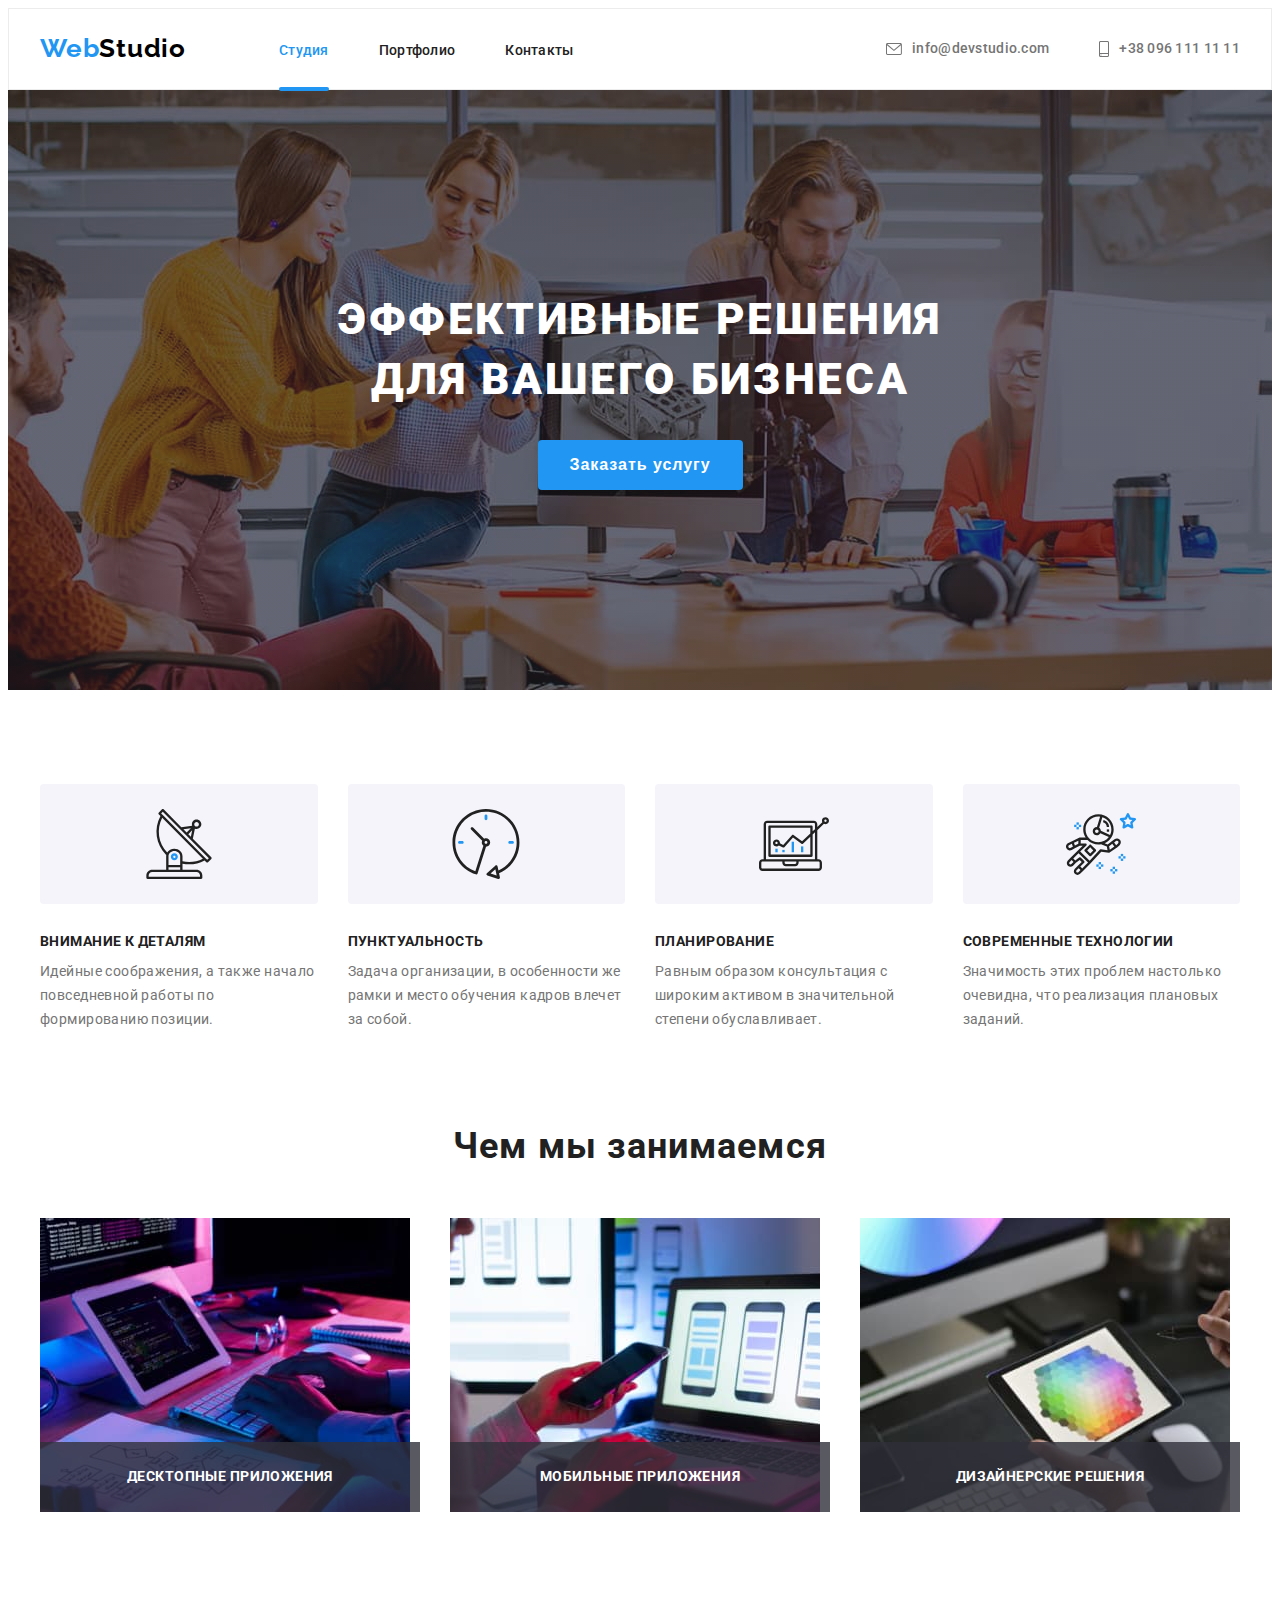
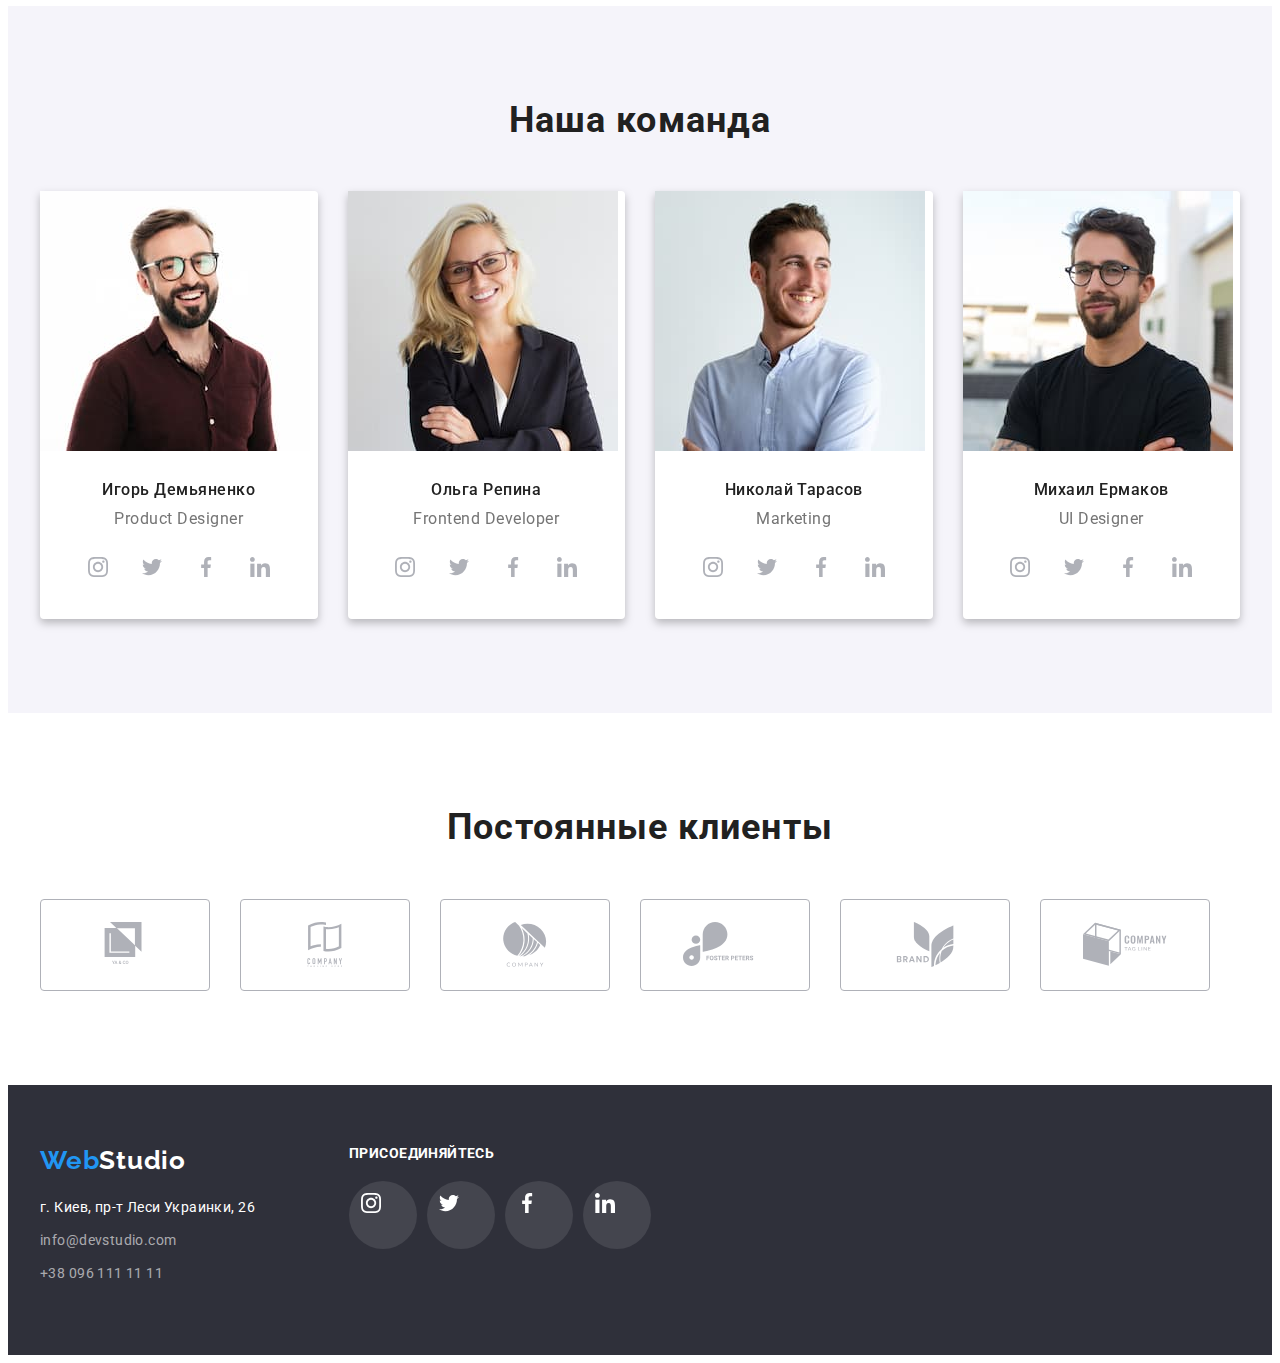
<file: index.html>
<!DOCTYPE html>
<html lang="ru">
<head>
    <meta charset="UTF-8">
    <meta http-equiv="X-UA-Compatible" content="IE=edge">
    <meta name="viewport" content="width=, initial-scale=1.0">
    <title>WebStudio</title>
    <link rel="preconnect" href="https://fonts.gstatic.com">
    <link href="https://fonts.googleapis.com/css2?family=Raleway:wght@700&family=Roboto:wght@400;500;700;900&display=swap"
        rel="stylesheet">
    <link rel="stylesheet" href="https://cdnjs.cloudflare.com/ajax/libs/modern-normalize/1.0.0/modern-normalize.min.css"
        integrity="sha512-ISS7cAi1PEhQ8jnbJpJZMd29NlhNj4AWYyLOSp2CE/CsHxTCu+r+t0D2yoJudVrd0/8fTVPUVDzY5Tvli75u/g=="
        crossorigin="anonymous" />
    <link rel="stylesheet" href="./css/styles.css">
</head>
<body>
    <header class="header">
        <div class="container header-top">
            <!--top line bg-->
            <nav class="header-nav">
                <!--WebStudio-->
            
                <a class="logo accent-logo" href="./index.html">Web<span class="second-accent-logo">Studio</span></a>

            
                <!--Menu Nav-->
                <ul class="menu-nav">
                    <li class="menu-nav-link">
                        <a class="link active" href="./index.html">Студия</a>
                    </li>
                    <li class="menu-nav-link">
                        <a class="link" href="./portfolio.html">Портфолио</a>
                    </li>
                    <li class="menu-nav-link">
                        <a class="link" href="https://www.google.com">Контакты</a>
                    </li>
                </ul>
            
            </nav>
            
            <!-- contacts section -->
            <ul class="contacts-list">
                <li class="contacts-item">
                    <a class="contacts-link" href="mailto:info@devstudio.com"><svg class="contacts-item-icon" width="16" height="12">
                        <use href="./symbol-defs.svg#icon-mail"></use></svg>info@devstudio.com</a>
                </li>
                <li class="contacts-item">
                    <a class="contacts-link" href="tel:+38096111111"><svg class="contacts-item-icon" width="10" height="16">
                        <use href="./symbol-defs.svg#icon-smartphone"></use>
                    </svg>+38 096 111 11 11</a>
                </li>
            </ul>

        </div>

    </header>
   <main>

    <!-- top section hero-->

        <section class="service">
            <div class="container hero">
                <h1 class="hero-titel">
                    Эффективные решения<br> для вашего бизнеса
                </h1>
                <button class="btn" data-modal-open>Заказать услугу</button>

            </div>
        </section>

    <!-- features -->

        <section class="section">
            <div class="container">
                <!-- <h2 class="section-features-title">
                                Особенности
                            </h2> -->

                <ul class="list-features">
                    <li class="list-features-item antenna">
                        <h3 class="features-title">
                            Внимание к деталям
                        </h3>
                        <p class="text">
                            Идейные соображения, а также начало повседневной работы по формированию позиции.
                        </p>
                    </li>
                    <li class="list-features-item clock">
                        <h3 class="features-title">
                            Пунктуальность
                        </h3>
                        <p class="text">
                            Задача организации, в особенности же рамки и место обучения кадров влечет за собой.
                        </p>
                    </li>
                    <li class="list-features-item diagram">
                        <h3 class="features-title">
                            Планирование
                        </h3>
                        <p class="text">
                            Равным образом консультация с широким активом в значительной степени обуславливает.
                        </p>
                    </li>
                    <li class="list-features-item astronaut">
                        <h3 class="features-title">
                            Современные технологии
                        </h3>
                        <p class="text">
                            Значимость этих проблем настолько очевидна, что реализация плановых заданий.
                        </p>
                    </li>
                </ul>
            </div>
        </section>

    <!-- occupation -->

        <section class="occupation-section">
            <div class="container">
                <h2 class="section-title">
                    Чем мы занимаемся
                </h2>
                <ul class="list-occupation">
                    <li class="list-occupation-item">
                        <img src="./images/box-1.jpg" alt="Десктопные приложения" width="370" height="294">
                        <p class="occupation-text">Десктопные приложения</p>
                    </li>
                    <li class="list-occupation-item">
                        <img src="./images/box-2.jpg" alt="Мобильные приложения" width="370" height="294">
                        <p class="occupation-text">Мобильные приложения</p>
                    </li>
                    <li class="list-occupation-item">
                        <img src="./images/box-3.jpg" alt="Дизайнерские решения" width="370" height="294">
                        <p class="occupation-text">Дизайнерские решения</p>
                    </li>
                </ul>

            </div>
        </section> 

     <!-- our team -->

        <section class="our-team section">
            <div class="container">
                <h2 class="section-title">
                    Наша команда
                </h2>
                <ul class="our-team-list">
                    <li class="our-team-item">
                        <img src="./images/img.jpg" alt="Игорь Демьяненко Product Designer" width="270" height="260">
                        <h3 class="our-team-title">
                            Игорь Демьяненко
                        </h3>
                        <p class="our-team-text">
                            Product Designer
                        </p>
                        <ul class="social-list">
                            <li class="social-item"> <a class="social-link" href="#"><svg class="social-link-icon">
                                        <use href="./symbol-defs.svg#icon-instagram"></use>
                                    </svg></a></li>
                            <li class="social-item"> <a class="social-link" href="#"><svg class="social-link-icon">
                                        <use href="./symbol-defs.svg#icon-twitter"></use>
                                    </svg></a></li>
                            <li class="social-item"> <a class="social-link" href="#"><svg class="social-link-icon">
                                        <use href="./symbol-defs.svg#icon-facebook"></use>
                                    </svg></a></li>
                            <li class="social-item"> <a class="social-link" href="#"><svg class="social-link-icon">
                                        <use href="./symbol-defs.svg#icon-linkedin"></use>
                                    </svg></a></li>
                        </ul>
                    </li>
                    <li class="our-team-item">
                        <img src="./images/img(1).jpg" alt="Ольга Репина Frontend Developer" width="270" height="260">
                        <h3 class="our-team-title">
                            Ольга Репина
                        </h3>
                        <p class="our-team-text">
                            Frontend Developer
                        </p>
                        <ul class="social-list">
                            <li class="social-item"> <a class="social-link" href="#"><svg class="social-link-icon">
                                        <use href="./symbol-defs.svg#icon-instagram"></use>
                                    </svg></a></li>
                            <li class="social-item"> <a class="social-link" href="#"><svg class="social-link-icon">
                                        <use href="./symbol-defs.svg#icon-twitter"></use>
                                    </svg></a></li>
                            <li class="social-item"> <a class="social-link" href="#"><svg class="social-link-icon">
                                        <use href="./symbol-defs.svg#icon-facebook"></use>
                                    </svg></a></li>
                            <li class="social-item"> <a class="social-link" href="#"><svg class="social-link-icon">
                                        <use href="./symbol-defs.svg#icon-linkedin"></use>
                                    </svg></a></li>
                        </ul>
                    </li>
                    <li class="our-team-item">
                        <img src="./images/img(2).jpg" alt="Николай Тарасов Marketing" width="270" height="260">
                        <h3 class="our-team-title">
                            Николай Тарасов
                        </h3>
                        <p class="our-team-text">
                            Marketing
                        </p>
                        <ul class="social-list">
                            <li class="social-item"> <a class="social-link" href="#"><svg class="social-link-icon">
                                        <use href="./symbol-defs.svg#icon-instagram"></use>
                                    </svg></a></li>
                            <li class="social-item"> <a class="social-link" href="#"><svg class="social-link-icon">
                                        <use href="./symbol-defs.svg#icon-twitter"></use>
                                    </svg></a></li>
                            <li class="social-item"> <a class="social-link" href="#"><svg class="social-link-icon">
                                        <use href="./symbol-defs.svg#icon-facebook"></use>
                                    </svg></a></li>
                            <li class="social-item"> <a class="social-link" href="#"><svg class="social-link-icon">
                                        <use href="./symbol-defs.svg#icon-linkedin"></use>
                                    </svg></a></li>
                        </ul>
                    </li>
                    <li class="our-team-item">
                        <img src="./images/img(3).jpg" alt="Михаил Ермаков UI Designer" width="270" height="260">
                        <h3 class="our-team-title">
                            Михаил Ермаков
                        </h3>
                        <p class="our-team-text">
                            UI Designer
                        </p>
                        <ul class="social-list">
                            <li class="social-item"> <a class="social-link" href="#"><svg class="social-link-icon">
                                        <use href="./symbol-defs.svg#icon-instagram"></use>
                                    </svg></a></li>
                            <li class="social-item"> <a class="social-link" href="#"><svg class="social-link-icon">
                                        <use href="./symbol-defs.svg#icon-twitter"></use>
                                    </svg></a></li>
                            <li class="social-item"> <a class="social-link" href="#"><svg class="social-link-icon">
                                        <use href="./symbol-defs.svg#icon-facebook"></use>
                                    </svg></a></li>
                            <li class="social-item"> <a class="social-link" href="#"><svg class="social-link-icon">
                                        <use href="./symbol-defs.svg#icon-linkedin"></use>
                                    </svg></a></li>
                        </ul>
                    </li>
                </ul>
            </div>

        </section>

        <!-- Regular customers -->
        <section class="section">
            <div class="container">
                <h2 class="section-title">
                    Постоянные клиенты
                </h2>
                <ul class="customers-list">
                    <li class="customers-item">
                        <a class="customers-client-link" href="#">
                            <svg class="customers-client-logo">
                                <use href="./symbol-defs.svg#icon-logo1"></use>
                            </svg>
                        </a>
                    </li>
                    <li class="customers-item">
                        <a class="customers-client-link" href="#">
                            <svg class="customers-client-logo">
                                <use href="./symbol-defs.svg#icon-logo2"></use>
                            </svg>
                        </a>
                    </li>
                    <li class="customers-item">
                        <a class="customers-client-link" href="#">
                            <svg class="customers-client-logo">
                                <use href="./symbol-defs.svg#icon-logo3"></use>
                            </svg>
                        </a>
                    </li>
                    <li class="customers-item">
                        <a class="customers-client-link" href="#">
                            <svg class="customers-client-logo">
                                <use href="./symbol-defs.svg#icon-logo4"></use>
                            </svg>
                        </a>
                    </li>
                    <li class="customers-item">
                        <a class="customers-client-link" href="#">
                            <svg class="customers-client-logo">
                                <use href="./symbol-defs.svg#icon-logo5"></use>
                            </svg>
                        </a>
                    </li>
                    <li class="customers-item">
                        <a class="customers-client-link" href="#">
                            <svg class="customers-client-logo">
                                <use href="./symbol-defs.svg#icon-logo6"></use>
                            </svg>
                        </a>
                    </li>

                    
                </ul>
            </div>

        </section>

   </main>

   <footer class="bottom-part">

        <div class="footer-line container">
            <div class="bottom-section">
                <a class="logo logo-bottom accent-logo" href="./index.html">Web<span class="second-accent-logofooter">Studio</span></a>

                <address>
                    <ul class="list-tooter">
                        <li class="address">г. Киев, пр-т Леси Украинки, 26</li>
                        <li class="list-footer-item">
                            <a class="link-footer" href="mailto:info@devstudio.com">info@devstudio.com</a>
                        </li>
                        <li class="list-footer-item">
                            <a class="link-footer" href="tel:+38096111111">+38 096 111 11 11</a>
                        </li>
                    </ul>
                </address>
            </div>
            <div class="join">
                <h3 class="join-titel">присоединяйтесь</h3>
                <ul class="social-list-footer">
                    <li class="social-item-footer"> <a class="social-link-footer" href="#"><svg class="social-link-icon-footer">
                                <use href="./symbol-defs.svg#icon-instagram"></use>
                            </svg></a></li>
                    <li class="social-item-footer"> <a class="social-link-footer" href="#"><svg class="social-link-icon-footer">
                                <use href="./symbol-defs.svg#icon-twitter"></use>
                            </svg></a></li>
                    <li class="social-item-footer"> <a class="social-link-footer" href="#"><svg class="social-link-icon-footer">
                                <use href="./symbol-defs.svg#icon-facebook"></use>
                            </svg></a></li>
                    <li class="social-item-footer"> <a class="social-link-footer" href="#"><svg class="social-link-icon-footer">
                                <use href="./symbol-defs.svg#icon-linkedin"></use>
                            </svg></a></li>
                </ul>
            </div>
        </div>

   </footer>

<div class="backdrop is-hidden" data-modal>
  <div class="modal">
    <button class="close-btn" type="button" data-modal-close>X</button>
  </div>
</div>
   
<script src="./js/modal.js"></script>
</body>
</html>
</file>
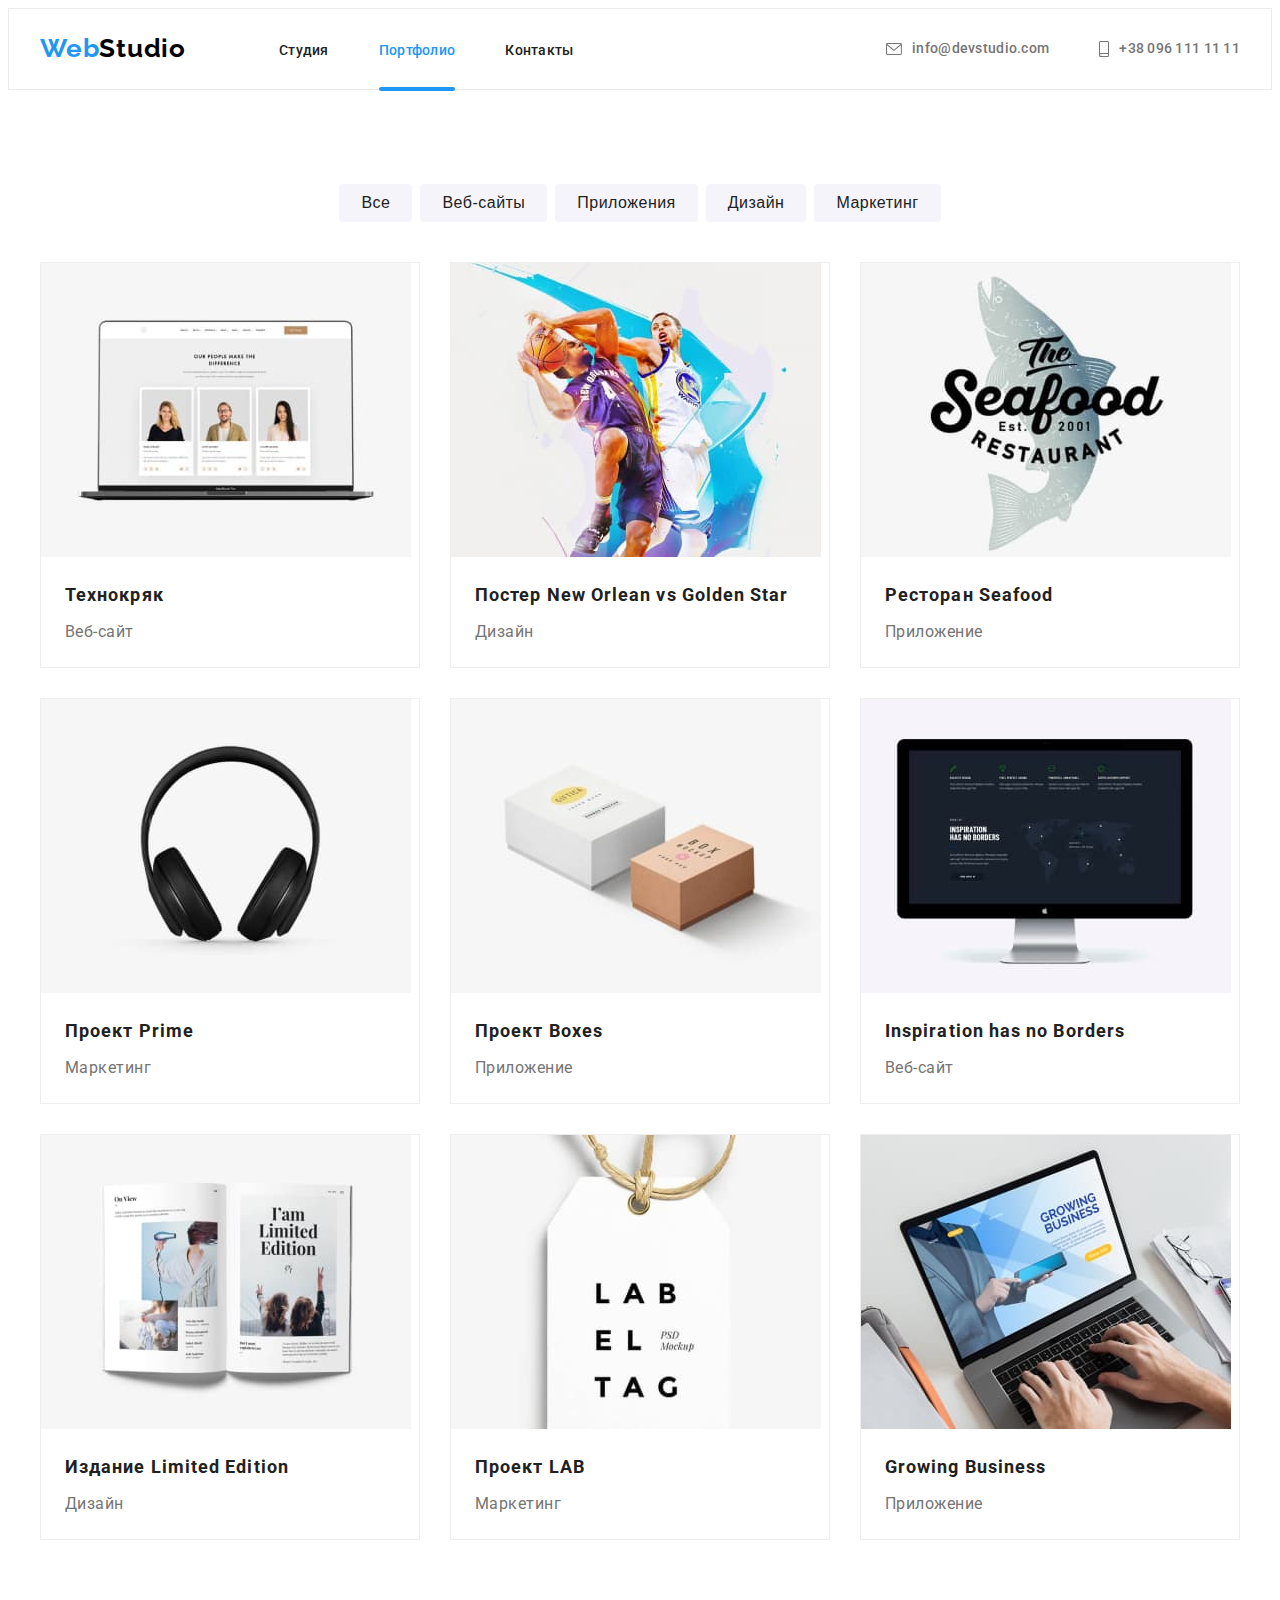
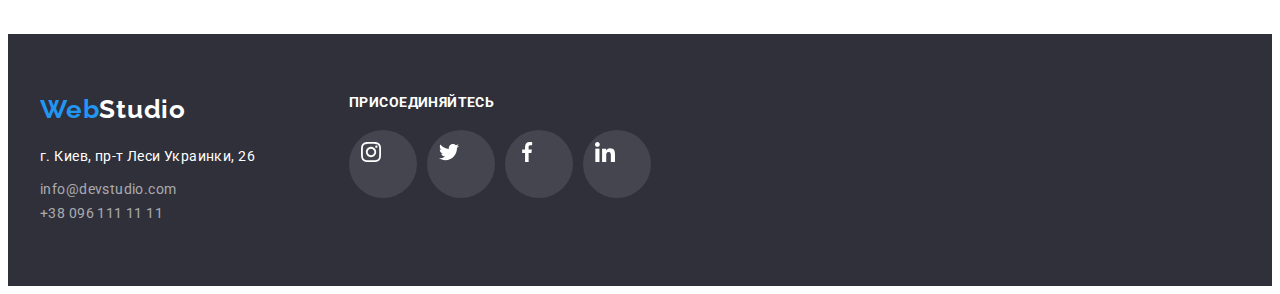
<file: portfolio.html>
<!DOCTYPE html>
<html lang="en">
<head>
    <meta charset="UTF-8">
    <meta http-equiv="X-UA-Compatible" content="IE=edge">
    <meta name="viewport" content="width=device-width, initial-scale=1.0">
    <title>Document</title>
    <link rel="preconnect" href="https://fonts.gstatic.com">
    <link href="https://fonts.googleapis.com/css2?family=Raleway:wght@700&family=Roboto:wght@400;500;700;900&display=swap"
        rel="stylesheet">
    <link rel="stylesheet" href="https://cdnjs.cloudflare.com/ajax/libs/modern-normalize/1.0.0/modern-normalize.min.css"
        integrity="sha512-ISS7cAi1PEhQ8jnbJpJZMd29NlhNj4AWYyLOSp2CE/CsHxTCu+r+t0D2yoJudVrd0/8fTVPUVDzY5Tvli75u/g=="
        crossorigin="anonymous" />
    <link rel="stylesheet" href="./css/styles.css">
</head>
<body>
    <header class="header">
        <div class="container header-top">
            <!--top line bg-->
            <nav class="header-nav">
                <!--WebStudio-->
    
                <a class="logo accent-logo" href="./index.html">Web<span class="second-accent-logo">Studio</span></a>
    
                <!--Menu Nav-->
                <ul class="menu-nav">
                    <li class="menu-nav-link">
                        <a class="link" href="./index.html">Студия</a>
                    </li>
                    <li class="menu-nav-link">
                        <a class="link active" href="./portfolio.html">Портфолио</a>
                    </li>
                    <li class="menu-nav-link">
                        <a class="link" href="https://www.google.com">Контакты</a>
                    </li>
                </ul>
    
            </nav>
    
            <!-- contacts section -->
            <ul class="contacts-list">
                <li class="contacts-item">
                    <a class="contacts-link" href="mailto:info@devstudio.com"><svg class="contacts-item-icon" width="16"
                            height="12">
                            <use href="./symbol-defs.svg#icon-mail"></use>
                        </svg>info@devstudio.com</a>
                </li>
                <li class="contacts-item">
                    <a class="contacts-link" href="tel:+38096111111"><svg class="contacts-item-icon" width="10" height="16">
                            <use href="./symbol-defs.svg#icon-smartphone"></use>
                        </svg>+38 096 111 11 11</a>
                </li>
            </ul>
    
        </div>
    
    </header>
    <main>
        <div class="container">
            <section class="section">
                <!-- <h1 class="portfolio-title">
                                            Портфолио
                                        </h1> -->
                <ul class="list-portfolio">
                    <li class="item-portfolio-bottom">
                        <button class="button-portfolio" type="button">Все</button>
                    </li>
                    <li class="item-portfolio-bottom">
                        <button class="button-portfolio" type="button">Веб-сайты</button>
                    </li>
                    <li class="item-portfolio-bottom">
                        <button class="button-portfolio" type="button">Приложения</button>
                    </li>
                    <li class="item-portfolio-bottom">
                        <button class="button-portfolio" type="button">Дизайн</button>
                    </li>
                    <li class="item-portfolio-bottom">
                        <button class="button-portfolio" type="button">Маркетинг</button>
                    </li>
                </ul>
                <ul class="list-portfolio-card">
                    <li class="list-portfolio-item">
                        <a class="portfolio-link" href="#">
                          <div class="portfolio-img-card">
                            <img src="./images/img(0).jpg" alt="Технокряк" width="370" height="294">
                            <p class="portfolio-hidden-text">Технокряк это современная площадка распространения коронавируса. Компании
                              используют эту платформу для цифрового шпионажа и атак на защищённые сервера конкурентов.</p>
                          </div>
                          <div class="subtitle-text">
                            <h2 class="portfolio-subtitle">Технокряк</h2>
                            <p class="portfolio-text">Веб-сайт</p>
                          </div>
                        </a>
                    </li>
                    <li class="list-portfolio-item">
                        <a class="portfolio-link" href="#">
                          <div class="portfolio-img-card">
                            <img src="./images/img11.jpg" alt="Постер New Orlean vs Golden Star" width="370" height="294">
                            <p class="portfolio-hidden-text">Технокряк это современная площадка распространения коронавируса. Компании
                              используют эту платформу для цифрового шпионажа и атак на защищённые сервера конкурентов.</p>
                          </div>
                          <div class="subtitle-text">
                            <h2 class="portfolio-subtitle">Постер New Orlean vs Golden Star</h2>
                            <p class="portfolio-text">Дизайн</p>
                          </div>
                        </a>
                    </li>
                    <li class="list-portfolio-item">
                        <a class="portfolio-link" href="#">
                          <div class="portfolio-img-card">
                            <img src="./images/img21.jpg" alt="Ресторан Seafood" width="370" height="294">
                            <p class="portfolio-hidden-text">Технокряк это современная площадка распространения коронавируса. Компании
                              используют эту платформу для цифрового шпионажа и атак на защищённые сервера конкурентов.</p>
                          </div>
                          <div class="subtitle-text">
                            <h2 class="portfolio-subtitle">Ресторан Seafood</h2>
                            <p class="portfolio-text">Приложение</p>
                          </div>
                        </a>
                    </li>
                    <li class="list-portfolio-item">
                        <a class="portfolio-link" href="#">
                          <div class="portfolio-img-card">
                            <img src="./images/img31.jpg" alt="Проект Prime" width="370" height="294">
                            <p class="portfolio-hidden-text">Технокряк это современная площадка распространения коронавируса. Компании
                              используют эту платформу для цифрового шпионажа и атак на защищённые сервера конкурентов.</p>
                          </div>
                          <div class="subtitle-text">
                            <h2 class="portfolio-subtitle">Проект Prime</h2>
                            <p class="portfolio-text">Маркетинг</p>
                          </div>
                        </a>
                    </li>
                    <li class="list-portfolio-item">
                        <a class="portfolio-link" href="#">
                          <div class="portfolio-img-card">
                            <img src="./images/img41.jpg" alt="роект Boxes" width="370" height="294">
                            <p class="portfolio-hidden-text">Технокряк это современная площадка распространения коронавируса. Компании
                              используют эту платформу для цифрового шпионажа и атак на защищённые сервера конкурентов.</p>
                          </div>
                          <div class="subtitle-text">
                            <h2 class="portfolio-subtitle">Проект Boxes</h2>
                            <p class="portfolio-text">Приложение</p>
                          </div>
                        </a>
                    </li>
                    <li class="list-portfolio-item">
                        <a class="portfolio-link" href="#">
                          <div class="portfolio-img-card">
                            <img src="./images/img51.jpg" alt="nspiration has no Borders" width="370" height="294">
                            <p class="portfolio-hidden-text">Технокряк это современная площадка распространения коронавируса. Компании
                              используют эту платформу для цифрового шпионажа и атак на защищённые сервера конкурентов.</p>
                          </div>
                          <div class="subtitle-text">
                            <h2 class="portfolio-subtitle">Inspiration has no Borders</h2>
                            <p class="portfolio-text">Веб-сайт</p>
                          </div>
                        </a>
                    </li>
                    <li class="list-portfolio-item">
                        <a class="portfolio-link" href="#">
                          <div class="portfolio-img-card">
                            <img src="./images/img61.jpg" alt="Издание Limited Edition" width="370" height="294">
                            <p class="portfolio-hidden-text">Технокряк это современная площадка распространения коронавируса. Компании
                              используют эту платформу для цифрового шпионажа и атак на защищённые сервера конкурентов.</p>
                          </div>
                          <div class="subtitle-text">
                            <h2 class="portfolio-subtitle">Издание Limited Edition</h2>
                            <p class="portfolio-text">Дизайн</p>
                          </div>
                        </a>
                    </li>
                    <li class="list-portfolio-item">
                        <a class="portfolio-link" href="#">
                          <div class="portfolio-img-card">
                            <img src="./images/img71.jpg" alt="Проект LAB" width="370" height="294">
                            <p class="portfolio-hidden-text">Технокряк это современная площадка распространения коронавируса. Компании
                              используют эту платформу для цифрового шпионажа и атак на защищённые сервера конкурентов.</p>
                          </div>
                          <div class="subtitle-text">
                            <h2 class="portfolio-subtitle">Проект LAB</h2>
                            <p class="portfolio-text">Маркетинг</p>
                          </div>
                        </a>
                    </li>
                    <li class="list-portfolio-item">
                        <a class="portfolio-link" href="#">
                          <div class="portfolio-img-card">
                            <img src="./images/img81.jpg" alt="Growing Business" width="370" height="294">
                            <p class="portfolio-hidden-text">Технокряк это современная площадка распространения коронавируса. Компании
                              используют эту платформу для цифрового шпионажа и атак на защищённые сервера конкурентов.</p>
                          </div>
                          <div class="subtitle-text">
                            <h2 class="portfolio-subtitle">Growing Business</h2>
                            <p class="portfolio-text">Приложение</p>
                          </div>
                        </a>
                    </li>
                </ul>
            </section>
        </div>

    </main>
    
    <footer class="bottom-part">
    
        <div class="footer-line container">
            <div class="bottom-section">
                <a class="logo logo-bottom accent-logo" href="./index.html">Web<span class="second-accent-logofooter">Studio</span></a>
    
                <address class="address">
                    г. Киев, пр-т Леси Украинки, 26
                </address>
                <ul class="list-tooter">
                    <li class="list-tooter-item">
                        <a class="link-footer" href="mailto:info@devstudio.com">info@devstudio.com</a>
                    </li>
                    <li class="list-tooter-item">
                        <a class="link-footer" href="tel:+38096111111">+38 096 111 11 11</a>
                    </li>
                </ul>
            </div>
            <div class="section-join">
                <section class="join">
                    <h3 class="join-titel">присоединяйтесь</h3>
                    <ul class="social-list-footer">
                        <li class="social-item-footer"> <a class="social-link-footer" href="#"><svg
                                    class="social-link-icon-footer">
                                    <use href="./symbol-defs.svg#icon-instagram"></use>
                                </svg></a></li>
                        <li class="social-item-footer"> <a class="social-link-footer" href="#"><svg
                                    class="social-link-icon-footer">
                                    <use href="./symbol-defs.svg#icon-twitter"></use>
                                </svg></a></li>
                        <li class="social-item-footer"> <a class="social-link-footer" href="#"><svg
                                    class="social-link-icon-footer">
                                    <use href="./symbol-defs.svg#icon-facebook"></use>
                                </svg></a></li>
                        <li class="social-item-footer"> <a class="social-link-footer" href="#"><svg
                                    class="social-link-icon-footer">
                                    <use href="./symbol-defs.svg#icon-linkedin"></use>
                                </svg></a></li>
                    </ul>
                </section>
            </div>
        </div>
    
    </footer>
</body>
</html>
</file>
<file: css/styles.css>
:root {
  --primary-text-color: #757575;
  --title-text-color: #212121;
  --accent-color: #2196f3;
  --primary-white-color: #ffffff;
  --cubic: cubic-bezier(0.4, 0, 0.2, 1);
}
/* font-family: "Raleway", sans-serif;
font-family: "Roboto", sans-serif; */

body {
  font-family: Roboto;
  background-color: var(--primary-white-color);
  color: var(--primary-text-color);
  text-decoration: none;
}
img {
  display: block;
  max-width: 100%;
  height: auto;
}

h1,
h2,
h3,
h4,
h5,
h6 {
  color: var(--title-text-color);
  margin: 0;
}

p {
  margin: 0;
}

ul {
  margin: 0;
  padding: 0;
}

.container {
  margin: 0 auto;
  width: 1200px;
  padding-left: 15px;
  padding-right: 15px;
}
.section {
  padding: 94px 0px;
}
.section-title {
  margin: 0px 0px 50px;
  font-weight: bold;
  font-size: 36px;
  line-height: 1.16;
  text-align: center;
  letter-spacing: 0.03em;
}

/*======== site header ===========*/
.header {
  border: 1px solid #ececec;
}

.header-nav {
  display: flex;
  justify-self: start;
  align-items: center;
  padding: 24px 0px;
}

.header-top {
  display: flex;
  justify-content: space-between;
}

.logo {
  text-align: center;
  margin-right: 93px;
  font-family: "Raleway", sans-serif;
  font-weight: bold;
  font-size: 26px;
  line-height: 1.2;
  letter-spacing: 0.03em;
  color: #000000;
  text-decoration: none;
}

.accent-logo {
  color: var(--accent-color);
}
.second-accent-logo {
  color: #000000;
}
.menu-nav {
  display: flex;

  padding: 0px;
  text-decoration: none;
  list-style-type: none;
}
.menu-nav-link {
  margin-right: 50px;
}
.menu-nav-link:last-child {
  margin-right: 0;
}

.link {
  position: relative;
  color: var(--title-text-color);
  text-decoration: none;
  cursor: pointer;
  font-weight: 500;
  font-size: 14px;
  line-height: 1.14;
  letter-spacing: 0.02em;
  text-decoration: none;
  transition: color 250ms var(--cubic);
}
.menu-nav .link:active {
  color: var(--accent-color);
}
.menu-nav .link:focus {
  color: var(--accent-color);
}

.link:hover {
  color: var(--accent-color);
}

.active {
  color: var(--accent-color);
}
.active::after {
  position: absolute;
  left: 0;
  bottom: -33px;
  content: "";
  display: block;
  width: 100%;
  height: 4px;
  border-radius: 2px;
  background-color: var(--accent-color);
}
/*============ contacts section ============*/

.contacts-list {
  display: flex;
  justify-content: flex-end;
  list-style-type: none;
  padding: 32px 0px;
}

.contacts-item {
  margin-left: 50px;
}
.contacts-item:first-child {
  margin-left: 0;
}

.contacts-link {
  display: flex;
  justify-content: center;
  align-items: center;
  font-weight: 500;
  font-size: 14px;
  line-height: 1.14;
  letter-spacing: 0.02em;
  text-decoration: none;
  cursor: pointer;
  color: var(--primary-text-color);
  transition: color 250ms var(--cubic);
}

.contacts-link:focus,
.contacts-link:hover {
  color: var(--accent-color);
}

.contacts-link:focus svg,
.contacts-link:hover svg {
  fill: var(--accent-color);
}

.contacts-item-icon {
  fill: var(--primary-text-color);
  margin-right: 10px;
}
.contacts-item:focus,
.contacts-item:hover .contacts-item-icon {
  fill: var(--accent-color);
}
.contacts-item-icon:focus,
.contacts-item-icon:hover {
  fill: var(--accent-color);
}
/*============= MAIN =================*/
/*=========== top section ==========*/

.service {
  background-color: #2f303a;
  max-width: 1600px;
  max-height: 600px;
  background-image: linear-gradient(
      rgba(47, 48, 58, 0.4),
      rgba(47, 48, 58, 0.4)
    ),
    url("../images/Img-body.jpg");
  background-repeat: no-repeat;
  margin: 0 auto;
  background-position: center;
}

.hero {
  text-align: center;
  padding-top: 200px;
  padding-bottom: 200px;
}
.hero-titel {
  margin-bottom: 30px;
  text-align: center;
  font-weight: 900;
  font-size: 44px;
  line-height: 1.36;
  color: var(--primary-white-color);
  letter-spacing: 0.06em;
  text-transform: uppercase;
}
/*================ button ==============*/

.btn {
  display: block;
  text-align: center;
  font-weight: bold;
  font-size: 16px;
  margin: 0 auto;
  padding: 10px 32px;
  border: 0px;
  border-radius: 4px;
  line-height: 1.9;
  letter-spacing: 0.06em;
  color: var(--primary-white-color);
  background: var(--accent-color);
  box-shadow: 0px 4px 4px rgba(0, 0, 0, 0.15);
  letter-spacing: 0.06em;
  transition: background-color 250ms var(--cubic);
}

.btn:hover {
  background: #188ce8;
  box-shadow: 0px 4px 4px rgba(0, 0, 0, 0.15);
  border-radius: 4px;
}

/*============ features =============*/

.list-features {
  display: flex;
  flex-wrap: wrap;
  list-style-type: none;
  margin-left: -30px;
}

.list-features-item {
  margin-left: 30px;
  flex-basis: calc((100% - 120px) / 4);
}

.list-features-item::before {
  display: block;
  content: "";
  height: 120px;
  margin-bottom: 30px;
  background-size: contain;
  background-repeat: no-repeat;
  background-position: center;
  background-color: #f5f4fa;
  border-radius: 4px;
  background-size: 70px;
}
.antenna::before {
  background-image: url("../images/antenna.svg");
}
.clock::before {
  background-image: url("../images/clock.svg");
}
.diagram::before {
  background-image: url("../images/diagram.svg");
}
.astronaut::before {
  background-image: url("../images/astronaut.svg");
}

/* hide title */
.section-features-title {
  color: var(--primary-white-color);
}

.features-title {
  font-weight: bold;
  font-size: 14px;
  line-height: 1.14;
  letter-spacing: 0.03em;
  text-transform: uppercase;
  margin-bottom: 10px;
}

.text {
  font-size: 14px;
  line-height: 1.71;
  letter-spacing: 0.03em;
}

/*========= occupation ==========*/

.occupation-section {
  margin-bottom: 94px;
}

.list-occupation {
  display: flex;
  flex-wrap: wrap;
  list-style-type: none;
  margin-left: -30px;
}

.list-occupation-item {
  position: relative;
  margin-left: 30px;
  flex-basis: calc((100% / 3) - 30px);
}
.occupation-text {
  position: absolute;
  bottom: 0;
  left: 0;
  padding-top: 27px;
  padding-bottom: 27px;
  width: 100%;
  color: var(--primary-white-color);
  background-color: rgba(47, 48, 58, 0.8);
  font-weight: 700;
  font-size: 14px;
  line-height: 1.14;
  text-align: center;
  letter-spacing: 0.03em;
  text-transform: uppercase;
}

/*============= our-team =============*/

.our-team {
  background: #f5f4fa;
}

.our-team-list {
  display: flex;
  flex-wrap: wrap;
  list-style-type: none;
  margin-left: -30px;
}

.our-team-item {
  text-align: center;
  margin-left: 30px;
  box-sizing: border-box;
  flex-basis: calc((100% / 4) - 30px);
  border-radius: 4px;
  filter: drop-shadow(0px 4px 4px rgba(0, 0, 0, 0.25));
  background: var(--primary-white-color);
}

.our-team-title {
  margin-top: 30px;
  text-align: center;
  font-weight: 500;
  font-size: 16px;
  line-height: 1.18;
  letter-spacing: 0.03em;
}

.our-team-text {
  margin-top: 10px;

  font-size: 16px;
  line-height: 1.18;
  letter-spacing: 0.03em;
}

/* social-link */

.social-list {
  display: flex;
  list-style: none;
  justify-content: center;
  margin-top: 16px;
  margin-bottom: 30px;
}

.social-item:not(:last-child) {
  margin-right: 10px;
}

.social-link {
  display: flex;
  justify-content: center;
  align-items: center;
  width: 44px;
  height: 44px;
  border-radius: 50%;
  transition: fill 250ms var(--cubic), background-color 250ms var(--cubic);
}

.social-link:focus,
.social-link:hover {
  background-color: var(--accent-color);
}

.social-link:focus svg,
.social-link:hover svg {
  fill: var(--primary-white-color);
}

.social-link-icon {
  width: 20px;
  height: 20px;
  fill: #afb1b8;
}

.social-link-icon:hover {
  fill: var(--primary-white-color);
}

/*=========== Regular customers ============*/

.customers-list {
  display: flex;
  list-style: none;
}

.customers-item {
  flex-basis: calc((100% / 6) - 30px);
  margin-left: 30px;
}

.customers-item:first-child {
  margin: 0;
}
.customers-client-link {
  outline: none;
  display: flex;
  justify-content: center;
  align-items: center;
  fill: #afb1b8;
  height: 90px;
  border: 1px solid #afb1b8;
  border-radius: 4px;
  transition: fill 250ms var(--cubic);
}

.customers-client-logo {
  width: 50%;
  height: 50%;
}

.customers-client-link:focus,
.customers-client-link:hover {
  fill: var(--accent-color);
  border-color: var(--accent-color);
  box-sizing: border-box;
  border-radius: 4px;
}

/*============= footer ==========*/

.footer-line {
  display: flex;
  padding-top: 60px;
  padding-bottom: 60px;
}

.bottom-part {
  background: #2f303a;
}

.bottom-section {
  display: flex;
  flex-direction: column;
}

.logo-bottom {
  text-align: start;
  margin-bottom: 20px;
}

.second-accent-logofooter {
  color: var(--primary-white-color);
}

.address {
  margin-bottom: 9px;
  font-style: normal;
  font-weight: normal;
  font-size: 14px;
  line-height: 1.71;
  letter-spacing: 0.03em;
  text-decoration: none;
  color: var(--primary-white-color);
}

.list-tooter {
  list-style-type: none;
}

.list-footer-item:not(:last-child) {
  margin-bottom: 9px;
}

.link-footer {
  font-size: 14px;
  line-height: 1.71;
  letter-spacing: 0.03em;
  color: rgba(255, 255, 255, 0.6);
  text-decoration: none;
  text-decoration-line: none;
  font-style: normal;
}
.list-tooter:first-child {
  margin-bottom: 9px;
}

/*======= join ========*/
.join {
  margin-left: 70px;
}

.join-titel {
  font-weight: bold;
  font-size: 14px;
  line-height: 16px;
  letter-spacing: 0.03em;
  text-transform: uppercase;

  color: var(--primary-white-color);
}

.social-list-footer {
  display: flex;
  justify-content: space-between;
  list-style: none;
  margin-top: 20px;
  padding: 0;
}

.social-item-footer {
  display: flex;
  justify-content: center;
  align-items: center;
  margin-left: 10px;
}
.social-link-footer {
  width: 44px;
  height: 44px;
  padding: 12px;
  background: rgba(255, 255, 255, 0.1);
  border-radius: 44px;
  transition: background-color 250ms var(--cubic);
}
.social-item-footer:first-child {
  margin-left: 0;
}
.social-link-footer:focus,
.social-link-footer:hover {
  border-radius: 44px;
  background-color: var(--accent-color);
}
.social-link-icon-footer {
  width: 20px;
  height: 20px;

  fill: var(--primary-white-color);
}

.social-link-icon-footer:hover {
  fill: var(--primary-white-color);
}

/*=========== portfolio ==============*/

.portfolio-title {
  color: var(--primary-white-color);
}

.list-portfolio {
  display: flex;
  flex-wrap: wrap;
  justify-content: center;
  list-style-type: none;
  margin-bottom: 40px;
}

.item-portfolio-bottom:not(:last-child) {
  margin-right: 8px;
  flex-basis: calc((100% / - 40px) / 5);
}

.button-portfolio {
  padding: 6px 22px;
  border: 0px;
  border-radius: 4px;
  font-weight: 500;
  font-size: 16px;
  line-height: 1.62;
  letter-spacing: 0.03em;
  color: var(--title-text-color);
  background: #f5f4fa;
  cursor: pointer;
  transition: color 250ms var(--cubic), background-color 250ms var(--cubic);
}

.button-portfolio:focus,
.button-portfolio:hover {
  color: var(--primary-white-color);
  background-color: var(--accent-color);
  box-shadow: 0px 3px 1px rgba(0, 0, 0, 0.1), 0px 1px 2px rgba(0, 0, 0, 0.08),
    0px 2px 2px rgba(0, 0, 0, 0.12);
}

.list-portfolio-card {
  display: flex;
  flex-wrap: wrap;
  list-style-type: none;
  margin-right: -30px;
  margin-top: -30px;
}

.list-portfolio-item {
  margin-right: 30px;
  margin-top: 30px;
  flex-basis: calc((100% - 90px) / 3);
  background: var(--primary-white-color);
  border: 1px solid #eeeeee;
  box-sizing: border-box;
  cursor: pointer;
}

.list-portfolio-item:hover {
  border: 1px solid #eeeeee;
  box-sizing: border-box;
  box-shadow: 0px 1px 1px rgba(0, 0, 0, 0.12), 0px 4px 4px rgba(0, 0, 0, 0.06),
    1px 4px 6px rgba(0, 0, 0, 0.16);
}
.portfolio-link {
  text-decoration: none;
}

.portfolio-img-card {
  position: relative;
  overflow: hidden;
}

.portfolio-hidden-text {
  position: absolute;
  top: 0;
  left: 0;
  width: 100%;
  height: 100%;
  padding: 63px 24px;
  background: rgba(33, 150, 243, 0.9);
  font-weight: 400;
  font-size: 18px;
  line-height: 1.55;
  color: #ffffff;
  letter-spacing: 0.03em;
  transition: transform 250ms cubic-bezier(0.4, 0, 0.2, 1);
  transform: translatey(101%);
}
.portfolio-link:focus .portfolio-hidden-text,
.portfolio-link:hover .portfolio-hidden-text {
  transform: translatey(0);
}

.portfolio-subtitle {
  margin-bottom: 4px;
  font-weight: bold;
  font-size: 18px;
  line-height: 2;
  letter-spacing: 0.06em;
}

.portfolio-text {
  font-size: 16px;
  line-height: 1.87;
  letter-spacing: 0.03em;
  color: var(--primary-text-color);
}

.subtitle-text {
  padding: 20px 24px;
}

/* ============== backdrop ================= */

.backdrop {
  position: fixed;
  top: 0;
  left: 0;
  width: 100vw;
  height: 100vh;
  background-color: rgba(0, 0, 0, 0.2);
  transition: all 500ms linear;
}

.modal {
  position: absolute;
  left: 50%;
  top: 50%;
  transform: translate(-50%, -50%);
  width: 528px;
  height: 580px;
  background-color: #ffffff;
}

.close-btn {
  position: absolute;
  top: 8px;
  right: 8px;
  width: 30px;
  height: 30px;
  background-color: transparent;
  border-radius: 50%;
  border: 1px solid rgba(0, 0, 0, 0.1);
  cursor: pointer;
}

.is-hidden {
  opacity: 0;
  visibility: hidden;
  pointer-events: none;
}
</file>
